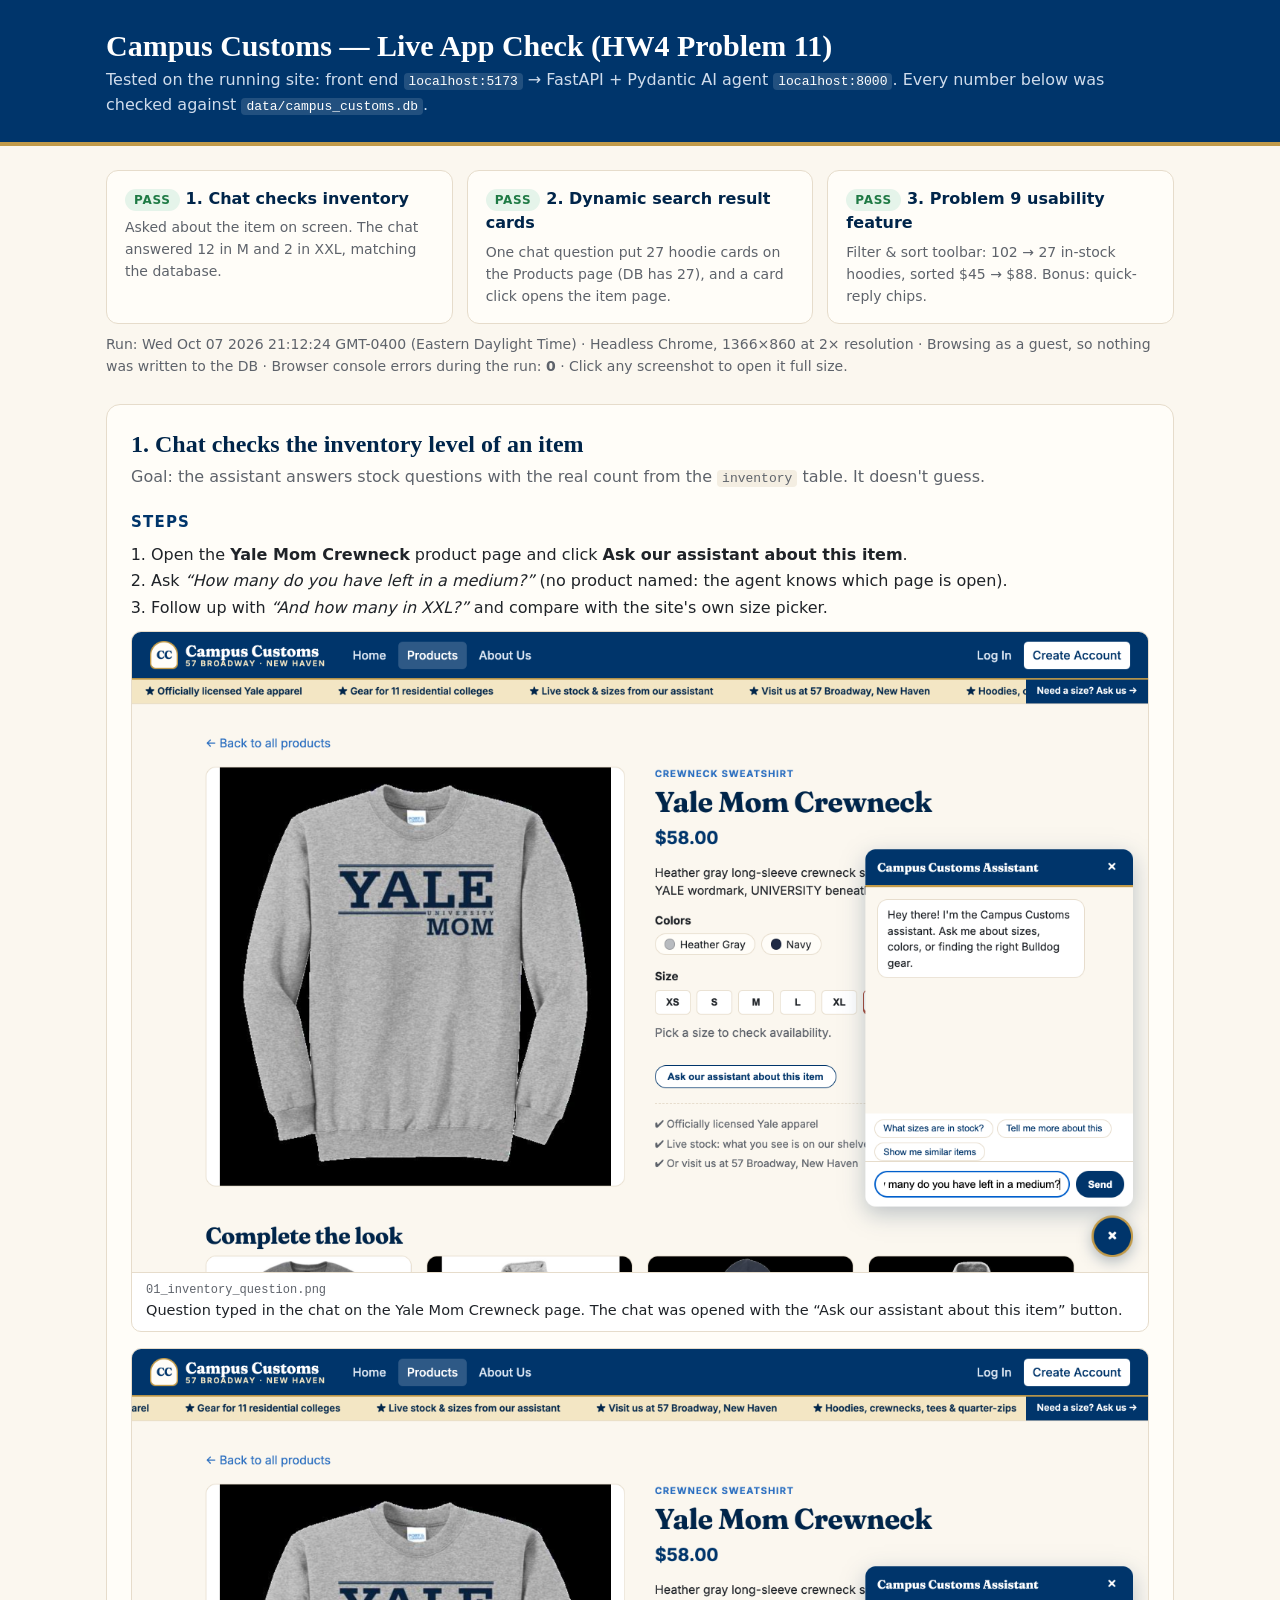
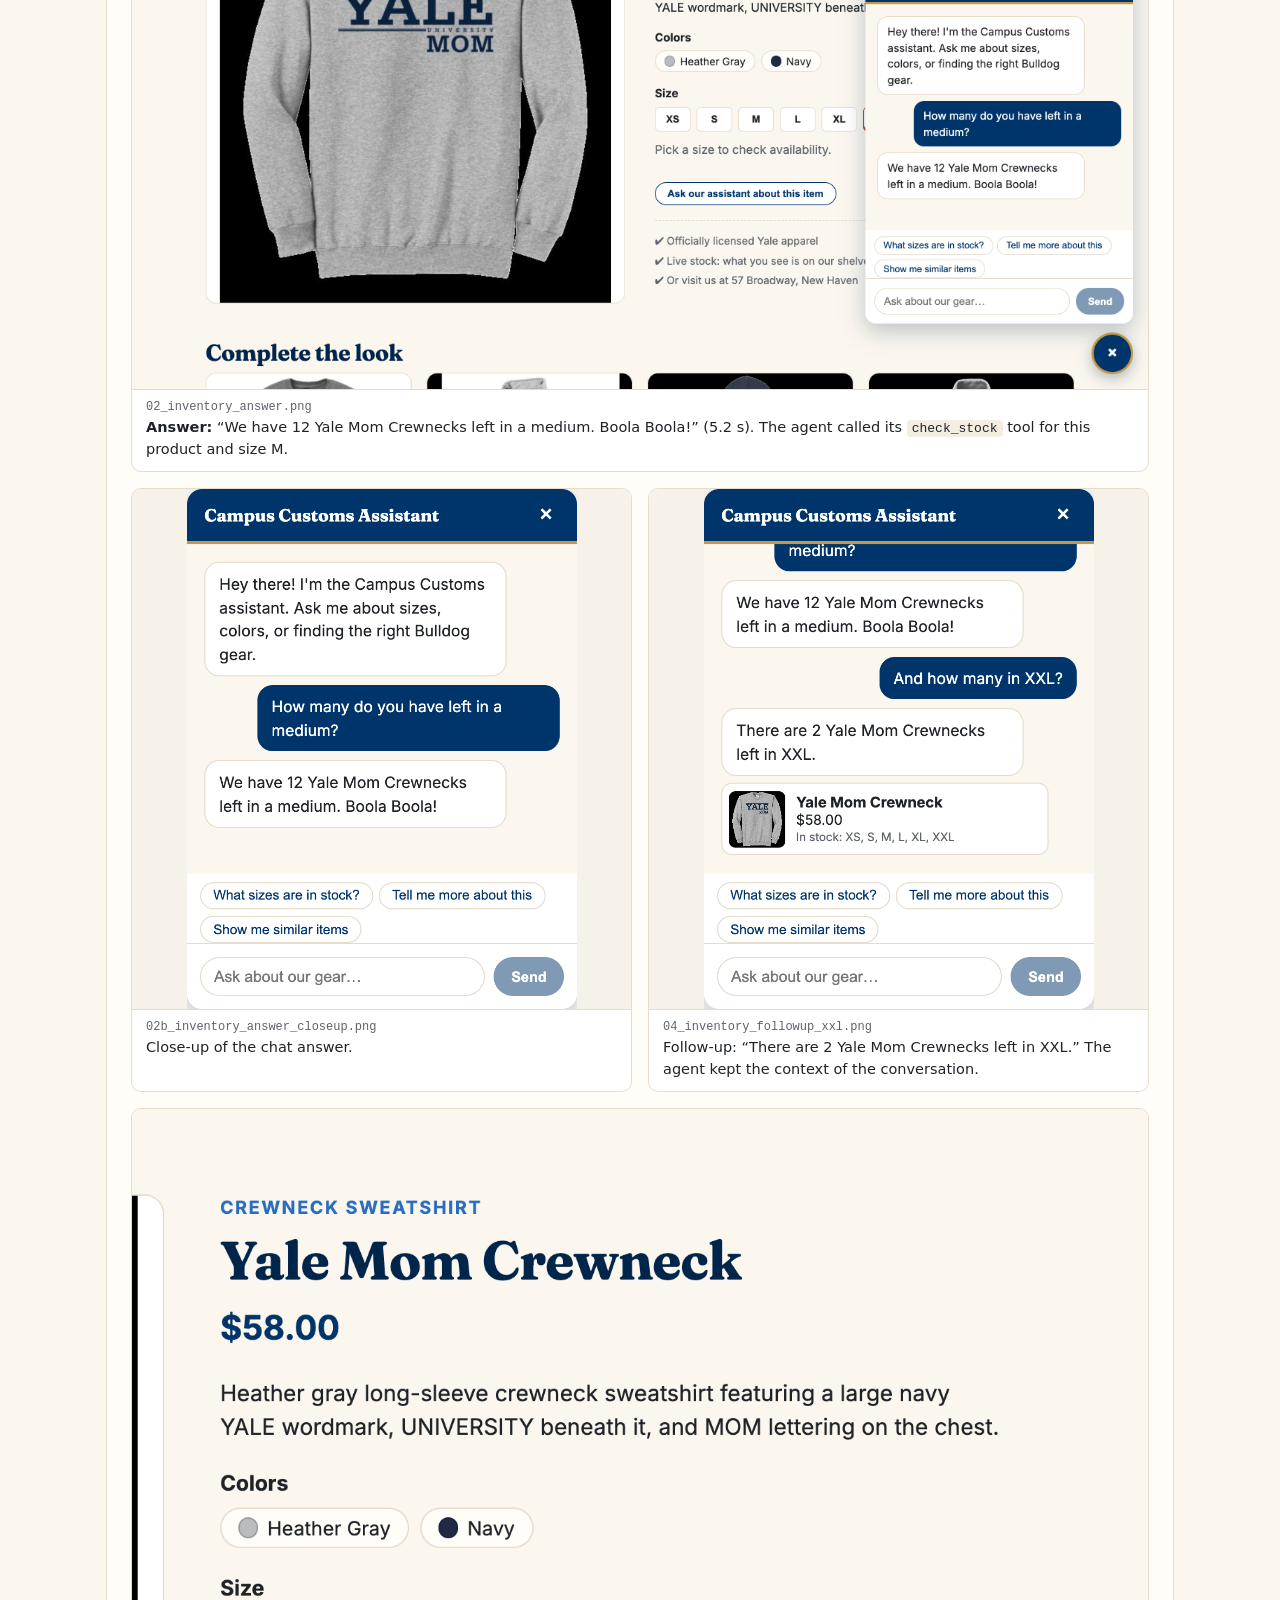
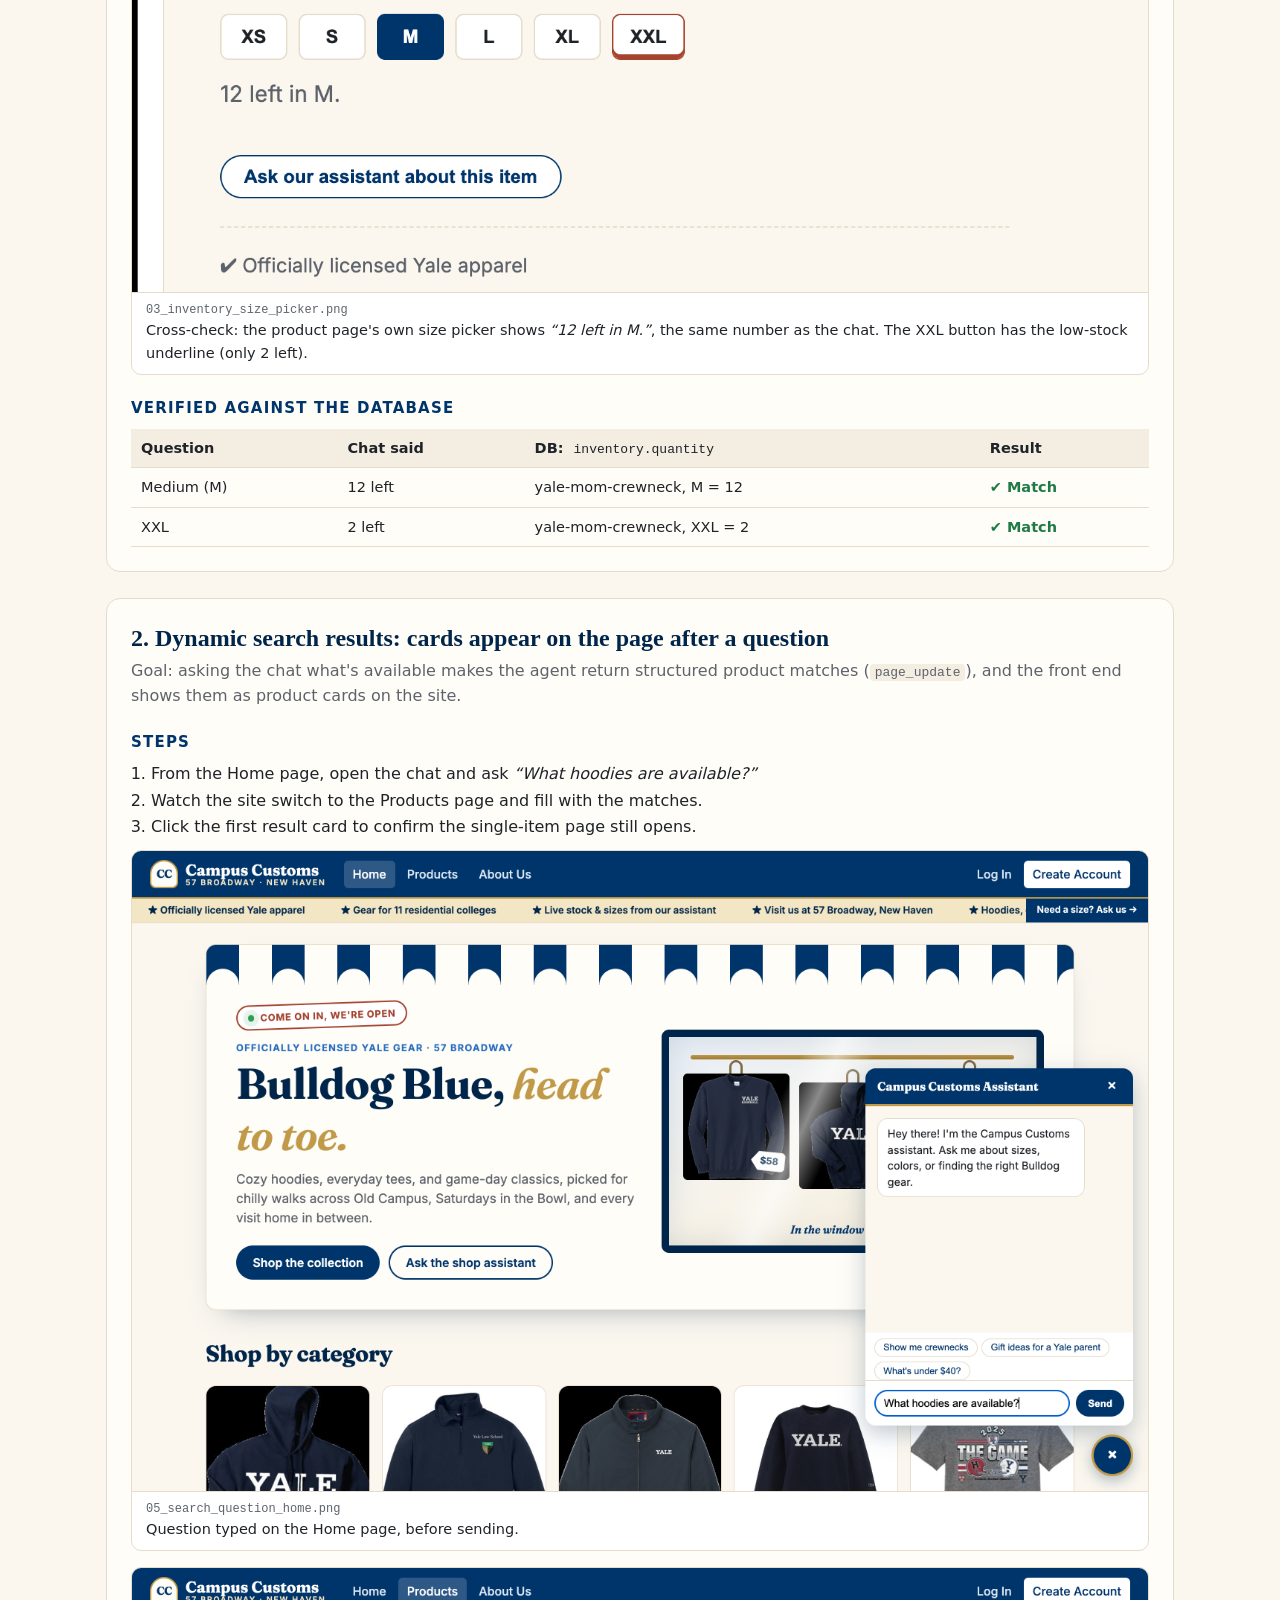
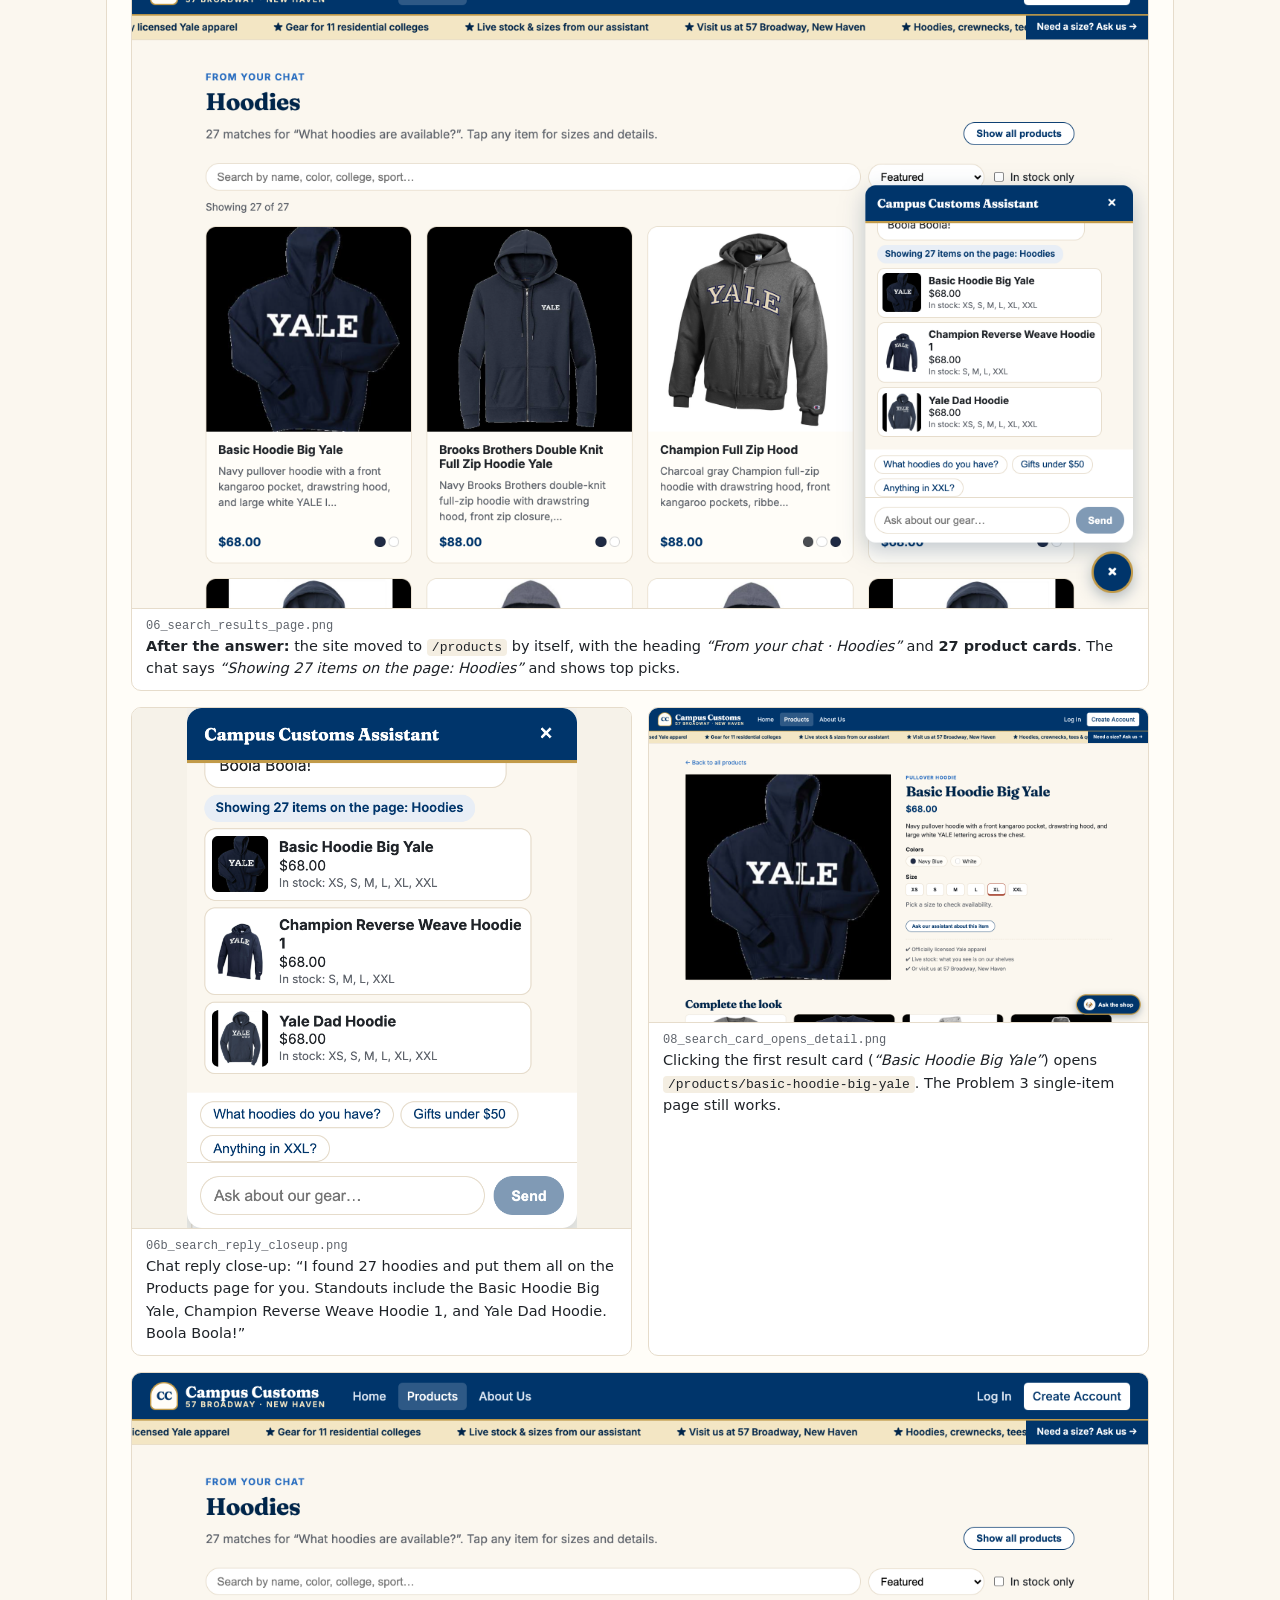
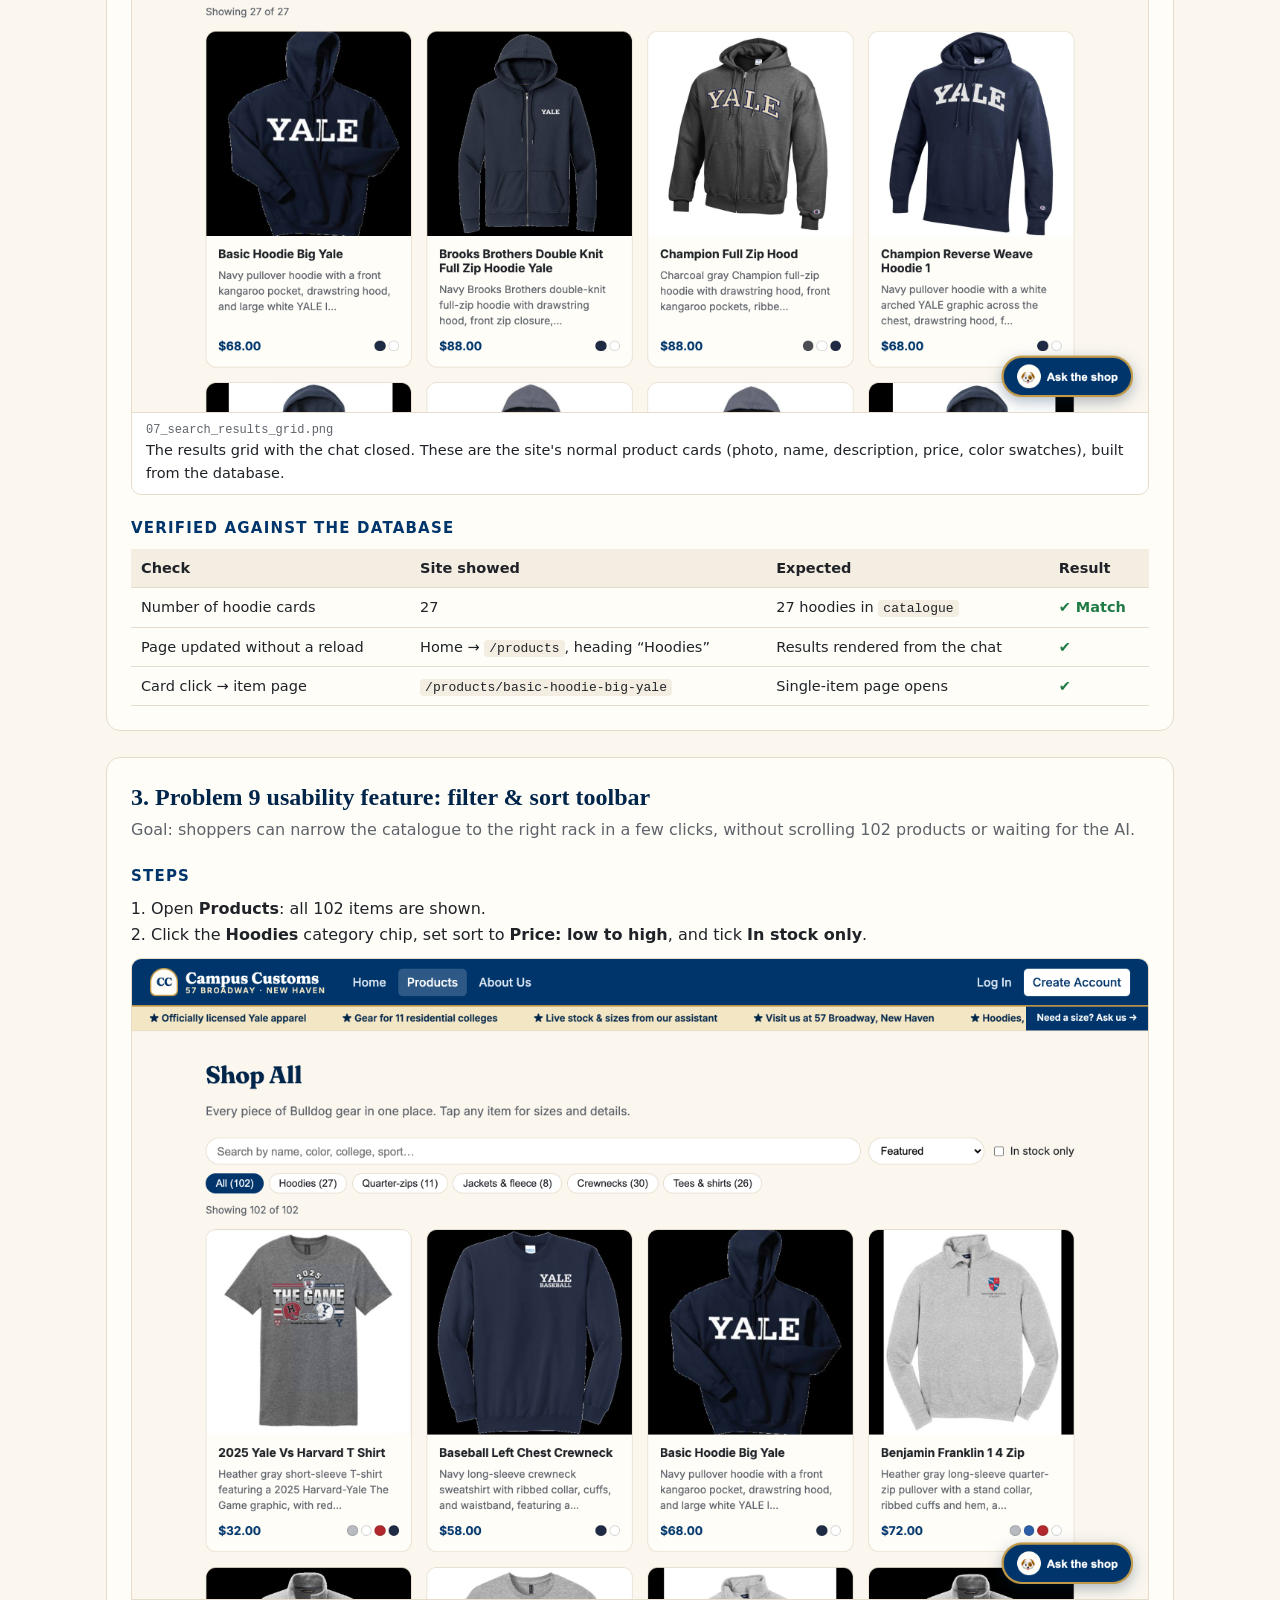
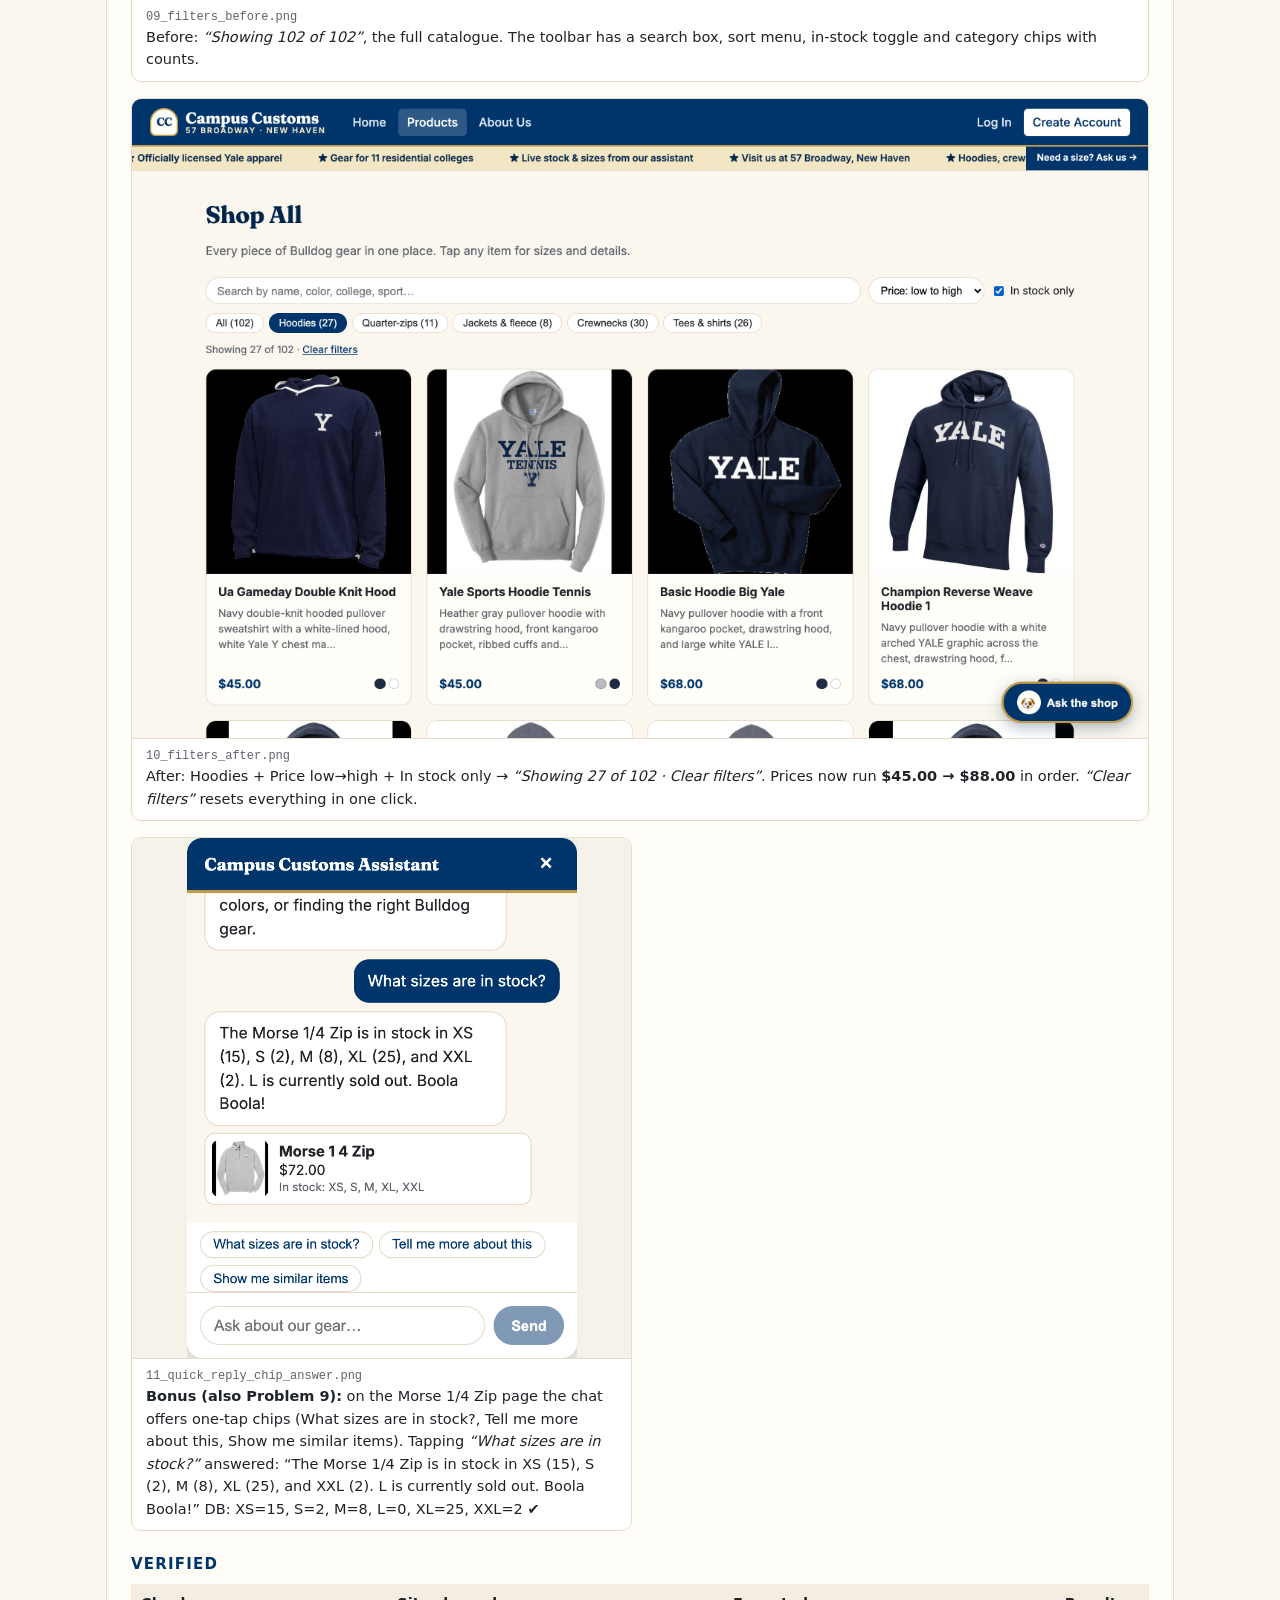
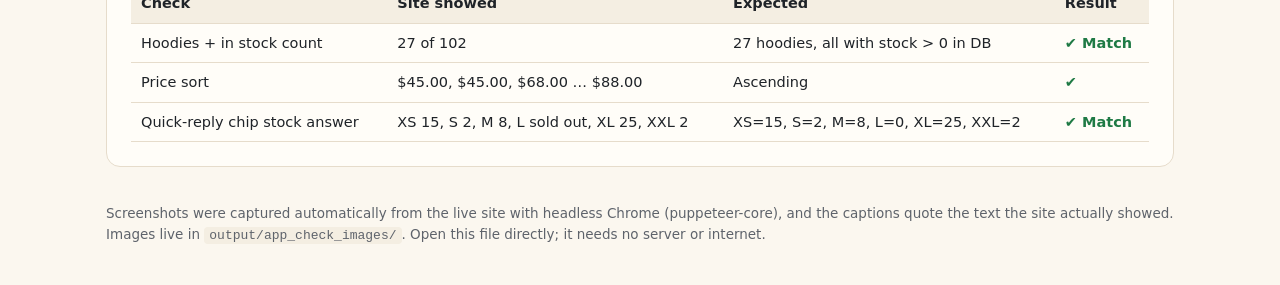
<file: output/app_check.html>
<!doctype html>
<html lang="en"><head><meta charset="utf-8"><meta name="viewport" content="width=device-width, initial-scale=1">
<title>Campus Customs — Live App Check</title>
<style>
:root { --blue:#00356b; --blue-d:#00254a; --brass:#c19a49; --paper:#fffdf8; --bg:#fbf7ef; --line:#e6dccb; --muted:#5e636b; --pass:#1f7a45; --pass-bg:#e5f4ea; }
* { box-sizing:border-box; }
body { margin:0; background:var(--bg); color:#1f2328; font:16px/1.55 system-ui,-apple-system,"Segoe UI",Roboto,sans-serif; }
header { background:var(--blue); color:#fff; padding:28px 16px 24px; border-bottom:4px solid var(--brass); }
.wrap { max-width:1100px; margin:0 auto; padding:0 16px; }
header h1 { margin:0 0 4px; font:700 30px/1.2 Georgia,serif; }
header p { margin:0; color:#cfdcec; }
h2 { font:700 24px/1.25 Georgia,serif; color:var(--blue-d); margin:0 0 6px; }
h3 { font-size:15px; text-transform:uppercase; letter-spacing:.08em; color:var(--blue); margin:22px 0 8px; }
.summary { display:grid; grid-template-columns:repeat(auto-fit,minmax(240px,1fr)); gap:14px; margin:24px 0 8px; }
.card { background:var(--paper); border:1px solid var(--line); border-radius:12px; padding:16px 18px; }
.card a { color:var(--blue-d); font-weight:700; text-decoration:none; }
.card p { margin:6px 0 0; color:var(--muted); font-size:14px; }
.badge { display:inline-block; background:var(--pass-bg); color:var(--pass); font-weight:800; font-size:12px; letter-spacing:.06em; padding:2px 9px; border-radius:999px; margin-right:6px; }
.meta { font-size:14px; color:var(--muted); margin:10px 0 0; }
section.check { background:var(--paper); border:1px solid var(--line); border-radius:14px; padding:24px; margin:26px 0; }
.goal { color:var(--muted); margin:0 0 4px; }
ol.steps { margin:0; padding-left:20px; } ol.steps li { margin:2px 0; }
table { width:100%; border-collapse:collapse; font-size:14.5px; margin-top:4px; }
th, td { text-align:left; padding:8px 10px; border-bottom:1px solid var(--line); vertical-align:top; }
th { background:#f4eee2; font-weight:700; }
td.ok { color:var(--pass); font-weight:700; white-space:nowrap; }
q { font-style:italic; }
.figs { display:grid; grid-template-columns:repeat(2,minmax(0,1fr)); gap:16px; margin-top:10px; }
figure { margin:0; background:#fff; border:1px solid var(--line); border-radius:10px; overflow:hidden; }
figure.wide { grid-column:1 / -1; }
figure img { display:block; width:100%; height:auto; }
figure.narrow img { max-height:520px; object-fit:contain; background:#f6f2e9; }
figcaption { padding:10px 14px; font-size:14.5px; border-top:1px solid var(--line); }
.fname { display:block; font:12px ui-monospace,Menlo,monospace; color:var(--muted); margin-bottom:2px; }
footer { color:var(--muted); font-size:13.5px; padding:10px 0 40px; }
code { font:13px ui-monospace,Menlo,monospace; background:#f4eee2; padding:1px 5px; border-radius:4px; }
@media (max-width:700px) { .figs { grid-template-columns:1fr; } section.check { padding:16px; } table { display:block; overflow-x:auto; } code { word-break:break-all; } }
</style></head><body>
<header><div class="wrap">
<h1>Campus Customs — Live App Check (HW4 Problem 11)</h1>
<p>Tested on the running site: front end <code style="background:#ffffff22;color:#fff">localhost:5173</code> → FastAPI + Pydantic AI agent <code style="background:#ffffff22;color:#fff">localhost:8000</code>. Every number below was checked against <code style="background:#ffffff22;color:#fff">data/campus_customs.db</code>.</p>
</div></header>
<main class="wrap">

<div class="summary">
  <div class="card"><span class="badge">PASS</span><a href="#inventory">1. Chat checks inventory</a><p>Asked about the item on screen. The chat answered 12 in M and 2 in XXL, matching the database.</p></div>
  <div class="card"><span class="badge">PASS</span><a href="#search">2. Dynamic search result cards</a><p>One chat question put 27 hoodie cards on the Products page (DB has 27), and a card click opens the item page.</p></div>
  <div class="card"><span class="badge">PASS</span><a href="#usability">3. Problem 9 usability feature</a><p>Filter &amp; sort toolbar: 102 → 27 in-stock hoodies, sorted $45 → $88. Bonus: quick-reply chips.</p></div>
</div>
<p class="meta">Run: Wed Oct 07 2026 21:12:24 GMT-0400 (Eastern Daylight Time) · Headless Chrome, 1366×860 at 2× resolution · Browsing as a guest, so nothing was written to the DB · Browser console errors during the run: <strong>0</strong> · Click any screenshot to open it full size.</p>

<section class="check" id="inventory">
<h2>1. Chat checks the inventory level of an item</h2>
<p class="goal">Goal: the assistant answers stock questions with the real count from the <code>inventory</code> table. It doesn't guess.</p>
<h3>Steps</h3>
<ol class="steps">
<li>Open the <strong>Yale Mom Crewneck</strong> product page and click <strong>Ask our assistant about this item</strong>.</li>
<li>Ask <q>How many do you have left in a medium?</q> (no product named: the agent knows which page is open).</li>
<li>Follow up with <q>And how many in XXL?</q> and compare with the site's own size picker.</li>
</ol>
<div class="figs">
<figure class="wide"><a href="app_check_images/01_inventory_question.png" target="_blank"><img src="app_check_images/01_inventory_question.png" alt="Question typed in the chat on the Yale Mom Crewneck page. The chat was opened with the “Ask our assistant about this item” button." loading="lazy"></a>
<figcaption><span class="fname">01_inventory_question.png</span>Question typed in the chat on the Yale Mom Crewneck page. The chat was opened with the “Ask our assistant about this item” button.</figcaption></figure>
<figure class="wide"><a href="app_check_images/02_inventory_answer.png" target="_blank"><img src="app_check_images/02_inventory_answer.png" alt="&lt;strong&gt;Answer:&lt;/strong&gt; “We have 12 Yale Mom Crewnecks left in a medium. Boola Boola!” (5.2 s). The agent called its &lt;code&gt;check_stock&lt;/code&gt; tool for this product and size M." loading="lazy"></a>
<figcaption><span class="fname">02_inventory_answer.png</span><strong>Answer:</strong> “We have 12 Yale Mom Crewnecks left in a medium. Boola Boola!” (5.2 s). The agent called its <code>check_stock</code> tool for this product and size M.</figcaption></figure>
<figure class="narrow"><a href="app_check_images/02b_inventory_answer_closeup.png" target="_blank"><img src="app_check_images/02b_inventory_answer_closeup.png" alt="Close-up of the chat answer." loading="lazy"></a>
<figcaption><span class="fname">02b_inventory_answer_closeup.png</span>Close-up of the chat answer.</figcaption></figure>
<figure class="narrow"><a href="app_check_images/04_inventory_followup_xxl.png" target="_blank"><img src="app_check_images/04_inventory_followup_xxl.png" alt="Follow-up: “There are 2 Yale Mom Crewnecks left in XXL.” The agent kept the context of the conversation." loading="lazy"></a>
<figcaption><span class="fname">04_inventory_followup_xxl.png</span>Follow-up: “There are 2 Yale Mom Crewnecks left in XXL.” The agent kept the context of the conversation.</figcaption></figure>
<figure class="wide"><a href="app_check_images/03_inventory_size_picker.png" target="_blank"><img src="app_check_images/03_inventory_size_picker.png" alt="Cross-check: the product page&#x27;s own size picker shows &lt;q&gt;12 left in M.&lt;/q&gt;, the same number as the chat. The XXL button has the low-stock underline (only 2 left)." loading="lazy"></a>
<figcaption><span class="fname">03_inventory_size_picker.png</span>Cross-check: the product page's own size picker shows <q>12 left in M.</q>, the same number as the chat. The XXL button has the low-stock underline (only 2 left).</figcaption></figure>
</div>
<h3>Verified against the database</h3>
<table><tr><th>Question</th><th>Chat said</th><th>DB: <code>inventory.quantity</code></th><th>Result</th></tr>
<tr><td>Medium (M)</td><td>12 left</td><td>yale-mom-crewneck, M = 12</td><td class="ok">✔ Match</td></tr>
<tr><td>XXL</td><td>2 left</td><td>yale-mom-crewneck, XXL = 2</td><td class="ok">✔ Match</td></tr></table>
</section>

<section class="check" id="search">
<h2>2. Dynamic search results: cards appear on the page after a question</h2>
<p class="goal">Goal: asking the chat what's available makes the agent return structured product matches (<code>page_update</code>), and the front end shows them as product cards on the site.</p>
<h3>Steps</h3>
<ol class="steps">
<li>From the Home page, open the chat and ask <q>What hoodies are available?</q></li>
<li>Watch the site switch to the Products page and fill with the matches.</li>
<li>Click the first result card to confirm the single-item page still opens.</li>
</ol>
<div class="figs">
<figure class="wide"><a href="app_check_images/05_search_question_home.png" target="_blank"><img src="app_check_images/05_search_question_home.png" alt="Question typed on the Home page, before sending." loading="lazy"></a>
<figcaption><span class="fname">05_search_question_home.png</span>Question typed on the Home page, before sending.</figcaption></figure>
<figure class="wide"><a href="app_check_images/06_search_results_page.png" target="_blank"><img src="app_check_images/06_search_results_page.png" alt="&lt;strong&gt;After the answer:&lt;/strong&gt; the site moved to &lt;code&gt;/products&lt;/code&gt; by itself, with the heading &lt;q&gt;From your chat · Hoodies&lt;/q&gt; and &lt;strong&gt;27 product cards&lt;/strong&gt;. The chat says &lt;q&gt;Showing 27 items on the page: Hoodies&lt;/q&gt; and shows top picks." loading="lazy"></a>
<figcaption><span class="fname">06_search_results_page.png</span><strong>After the answer:</strong> the site moved to <code>/products</code> by itself, with the heading <q>From your chat · Hoodies</q> and <strong>27 product cards</strong>. The chat says <q>Showing 27 items on the page: Hoodies</q> and shows top picks.</figcaption></figure>
<figure class="narrow"><a href="app_check_images/06b_search_reply_closeup.png" target="_blank"><img src="app_check_images/06b_search_reply_closeup.png" alt="Chat reply close-up: “I found 27 hoodies and put them all on the Products page for you. Standouts include the Basic Hoodie Big Yale, Champion Reverse Weave Hoodie 1, and Yale Dad Hoodie. Boola Boola!”" loading="lazy"></a>
<figcaption><span class="fname">06b_search_reply_closeup.png</span>Chat reply close-up: “I found 27 hoodies and put them all on the Products page for you. Standouts include the Basic Hoodie Big Yale, Champion Reverse Weave Hoodie 1, and Yale Dad Hoodie. Boola Boola!”</figcaption></figure>
<figure class="narrow"><a href="app_check_images/08_search_card_opens_detail.png" target="_blank"><img src="app_check_images/08_search_card_opens_detail.png" alt="Clicking the first result card (&lt;q&gt;Basic Hoodie Big Yale&lt;/q&gt;) opens &lt;code&gt;/products/basic-hoodie-big-yale&lt;/code&gt;. The Problem 3 single-item page still works." loading="lazy"></a>
<figcaption><span class="fname">08_search_card_opens_detail.png</span>Clicking the first result card (<q>Basic Hoodie Big Yale</q>) opens <code>/products/basic-hoodie-big-yale</code>. The Problem 3 single-item page still works.</figcaption></figure>
<figure class="wide"><a href="app_check_images/07_search_results_grid.png" target="_blank"><img src="app_check_images/07_search_results_grid.png" alt="The results grid with the chat closed. These are the site&#x27;s normal product cards (photo, name, description, price, color swatches), built from the database." loading="lazy"></a>
<figcaption><span class="fname">07_search_results_grid.png</span>The results grid with the chat closed. These are the site's normal product cards (photo, name, description, price, color swatches), built from the database.</figcaption></figure>
</div>
<h3>Verified against the database</h3>
<table><tr><th>Check</th><th>Site showed</th><th>Expected</th><th>Result</th></tr>
<tr><td>Number of hoodie cards</td><td>27</td><td>27 hoodies in <code>catalogue</code></td><td class="ok">✔ Match</td></tr>
<tr><td>Page updated without a reload</td><td>Home → <code>/products</code>, heading “Hoodies”</td><td>Results rendered from the chat</td><td class="ok">✔</td></tr>
<tr><td>Card click → item page</td><td><code>/products/basic-hoodie-big-yale</code></td><td>Single-item page opens</td><td class="ok">✔</td></tr></table>
</section>

<section class="check" id="usability">
<h2>3. Problem 9 usability feature: filter &amp; sort toolbar</h2>
<p class="goal">Goal: shoppers can narrow the catalogue to the right rack in a few clicks, without scrolling 102 products or waiting for the AI.</p>
<h3>Steps</h3>
<ol class="steps">
<li>Open <strong>Products</strong>: all 102 items are shown.</li>
<li>Click the <strong>Hoodies</strong> category chip, set sort to <strong>Price: low to high</strong>, and tick <strong>In stock only</strong>.</li>
</ol>
<div class="figs">
<figure class="wide"><a href="app_check_images/09_filters_before.png" target="_blank"><img src="app_check_images/09_filters_before.png" alt="Before: &lt;q&gt;Showing 102 of 102&lt;/q&gt;, the full catalogue. The toolbar has a search box, sort menu, in-stock toggle and category chips with counts." loading="lazy"></a>
<figcaption><span class="fname">09_filters_before.png</span>Before: <q>Showing 102 of 102</q>, the full catalogue. The toolbar has a search box, sort menu, in-stock toggle and category chips with counts.</figcaption></figure>
<figure class="wide"><a href="app_check_images/10_filters_after.png" target="_blank"><img src="app_check_images/10_filters_after.png" alt="After: Hoodies + Price low→high + In stock only → &lt;q&gt;Showing 27 of 102 · Clear filters&lt;/q&gt;. Prices now run &lt;strong&gt;$45.00 → $88.00&lt;/strong&gt; in order. &lt;q&gt;Clear filters&lt;/q&gt; resets everything in one click." loading="lazy"></a>
<figcaption><span class="fname">10_filters_after.png</span>After: Hoodies + Price low→high + In stock only → <q>Showing 27 of 102 · Clear filters</q>. Prices now run <strong>$45.00 → $88.00</strong> in order. <q>Clear filters</q> resets everything in one click.</figcaption></figure>
<figure class="narrow"><a href="app_check_images/11_quick_reply_chip_answer.png" target="_blank"><img src="app_check_images/11_quick_reply_chip_answer.png" alt="&lt;strong&gt;Bonus (also Problem 9):&lt;/strong&gt; on the Morse 1/4 Zip page the chat offers one-tap chips (What sizes are in stock?, Tell me more about this, Show me similar items). Tapping &lt;q&gt;What sizes are in stock?&lt;/q&gt; answered: “The Morse 1/4 Zip is in stock in XS (15), S (2), M (8), XL (25), and XXL (2). L is currently sold out. Boola Boola!” DB: XS=15, S=2, M=8, L=0, XL=25, XXL=2 ✔" loading="lazy"></a>
<figcaption><span class="fname">11_quick_reply_chip_answer.png</span><strong>Bonus (also Problem 9):</strong> on the Morse 1/4 Zip page the chat offers one-tap chips (What sizes are in stock?, Tell me more about this, Show me similar items). Tapping <q>What sizes are in stock?</q> answered: “The Morse 1/4 Zip is in stock in XS (15), S (2), M (8), XL (25), and XXL (2). L is currently sold out. Boola Boola!” DB: XS=15, S=2, M=8, L=0, XL=25, XXL=2 ✔</figcaption></figure>
</div>
<h3>Verified</h3>
<table><tr><th>Check</th><th>Site showed</th><th>Expected</th><th>Result</th></tr>
<tr><td>Hoodies + in stock count</td><td>27 of 102</td><td>27 hoodies, all with stock &gt; 0 in DB</td><td class="ok">✔ Match</td></tr>
<tr><td>Price sort</td><td>$45.00, $45.00, $68.00 … $88.00</td><td>Ascending</td><td class="ok">✔</td></tr>
<tr><td>Quick-reply chip stock answer</td><td>XS 15, S 2, M 8, L sold out, XL 25, XXL 2</td><td>XS=15, S=2, M=8, L=0, XL=25, XXL=2</td><td class="ok">✔ Match</td></tr></table>
</section>

<footer>Screenshots were captured automatically from the live site with headless Chrome (puppeteer-core), and the captions quote the text the site actually showed. Images live in <code>output/app_check_images/</code>. Open this file directly; it needs no server or internet.</footer>
</main></body></html>
</file>
